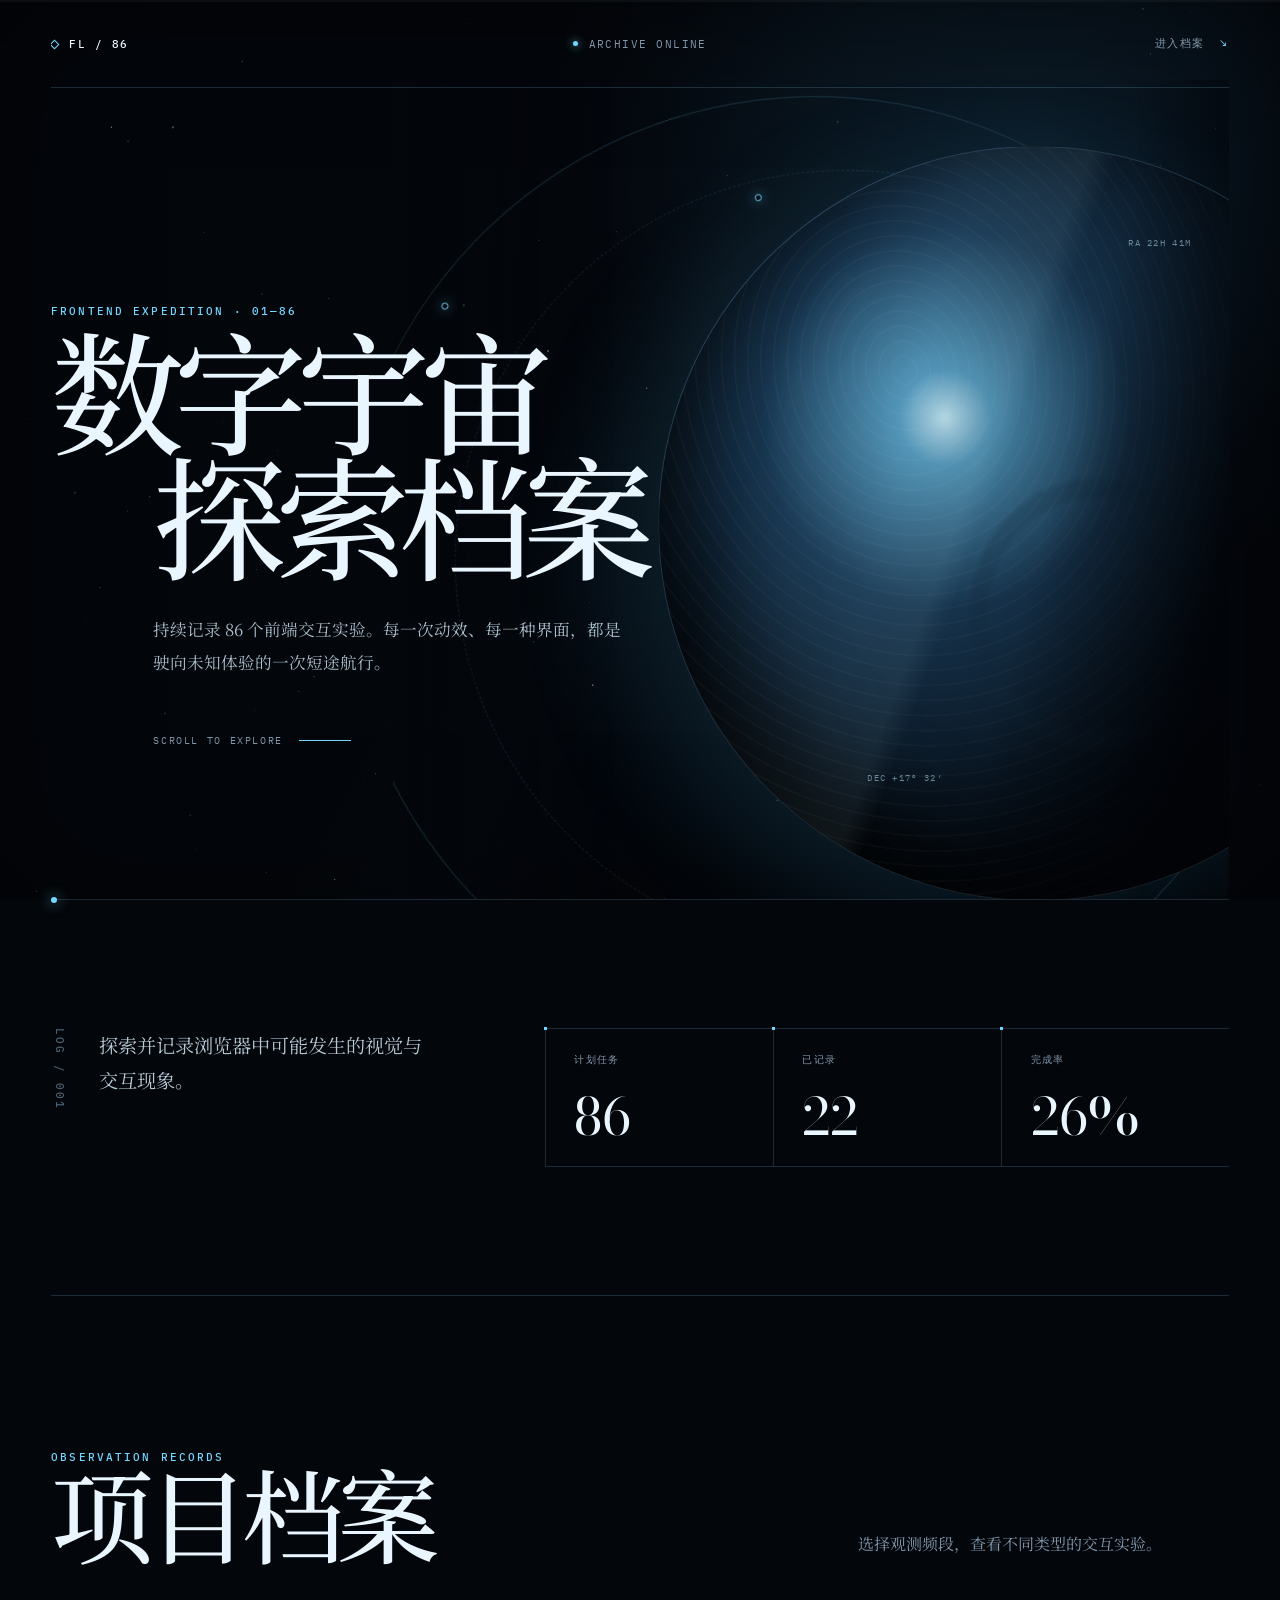
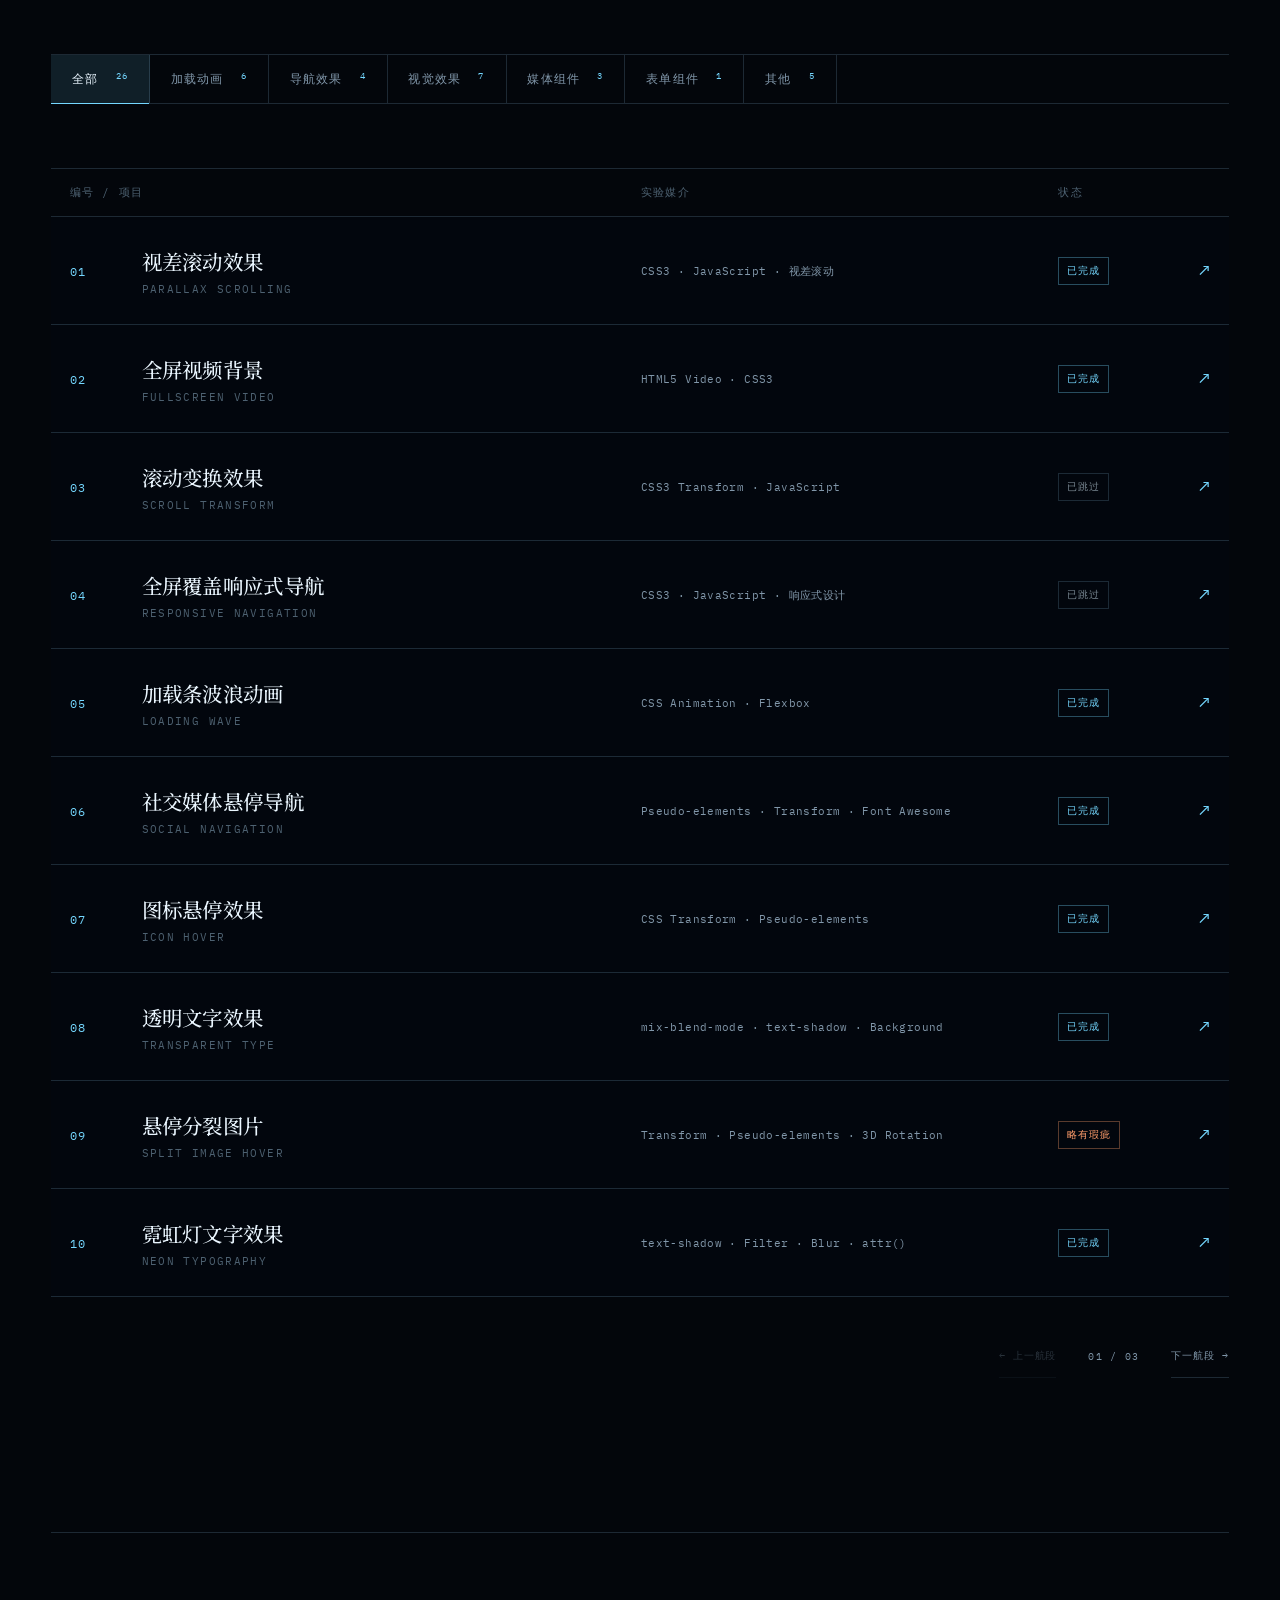
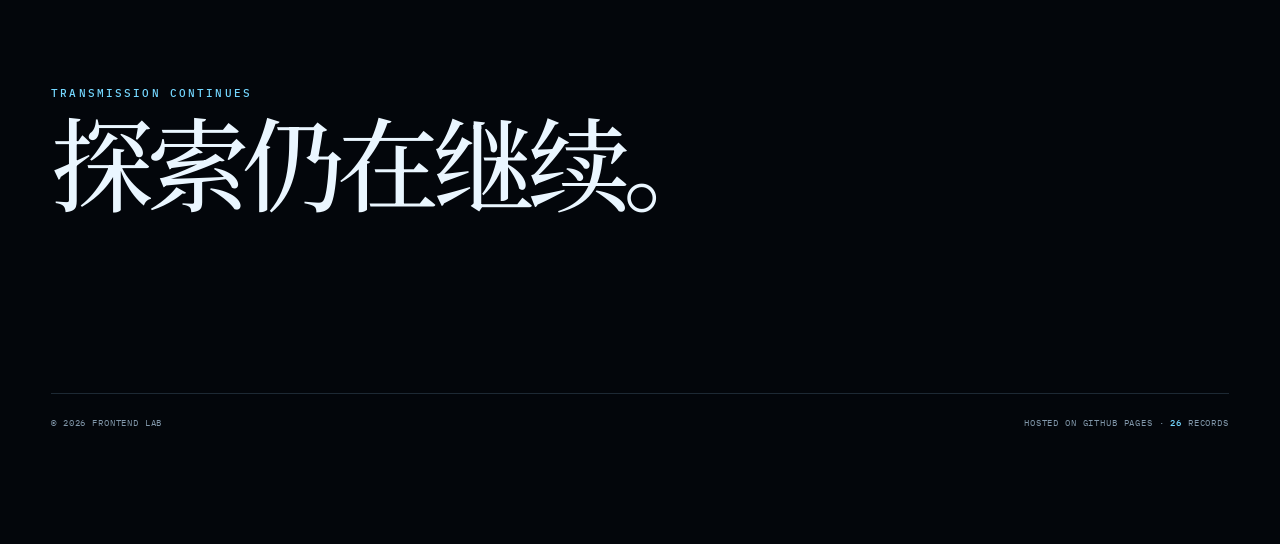
<file: index.html>
<!DOCTYPE html>
<html lang="zh-CN">

<head>
    <meta charset="UTF-8">
    <meta name="viewport" content="width=device-width, initial-scale=1.0">
    <meta name="description" content="86 个前端交互实验组成的数字宇宙探索档案。">
    <meta name="theme-color" content="#03060b">
    <title>数字宇宙探索档案 · Frontend 86</title>
    <script>document.documentElement.classList.add('js');</script>
    <link rel="stylesheet" href="style.css">
</head>

<body>
    <div class="reading-progress" aria-hidden="true"><span id="readingProgress"></span></div>
    <canvas class="starfield" id="starfield" aria-hidden="true"></canvas>
    <div class="cosmic-noise" aria-hidden="true"></div>
    <div class="signal-cursor" id="cursor" aria-hidden="true"><span></span></div>

    <div class="site-shell">
        <header class="hero" id="top">
            <nav class="masthead" aria-label="主导航">
                <a class="brand cursor-target" href="#top" aria-label="返回首页">FL / 86</a>
                <p class="masthead-status"><span class="live-dot"></span>Archive online</p>
                <a class="archive-jump cursor-target" href="#projectArchive">进入档案 <span>↘</span></a>
            </nav>

            <div class="hero-scene" aria-hidden="true">
                <div class="orbit orbit-one"><span></span></div>
                <div class="orbit orbit-two"><span></span></div>
                <div class="planet" id="heroPlanet"><span class="planet-glow"></span></div>
                <div class="coordinate coordinate-a">RA 22H 41M</div>
                <div class="coordinate coordinate-b">DEC +17° 32′</div>
            </div>

            <div class="hero-copy" id="heroCopy">
                <p class="eyebrow">Frontend expedition · 01—86</p>
                <h1><span>数字宇宙</span><span class="title-indent">探索档案</span></h1>
                <p class="hero-intro">持续记录 86 个前端交互实验。每一次动效、每一种界面，都是驶向未知体验的一次短途航行。</p>
                <a class="scroll-cue cursor-target" href="#projectArchive"><span>Scroll to explore</span><i></i></a>
            </div>
        </header>

        <section class="mission-summary reveal-block" aria-label="项目进度">
            <div class="summary-intro">
                <span class="section-index">LOG / 001</span>
                <p>探索并记录浏览器中可能发生的视觉与交互现象。</p>
            </div>
            <dl class="stats">
                <div><dt>计划任务</dt><dd id="totalProjects">86</dd></div>
                <div><dt>已记录</dt><dd id="completedProjects">0</dd></div>
                <div><dt>完成率</dt><dd id="completionRate">0%</dd></div>
            </dl>
        </section>

        <main class="archive" id="projectArchive">
            <div class="archive-heading reveal-block">
                <div>
                    <p class="eyebrow">Observation records</p>
                    <h2>项目档案</h2>
                </div>
                <p>选择观测频段，查看不同类型的交互实验。</p>
            </div>

            <nav class="category-tabs" id="categoryTabs" aria-label="项目分类">
                <button class="category-tab active cursor-target" type="button" data-category="all" aria-pressed="true">全部 <span class="count">26</span></button>
                <button class="category-tab cursor-target" type="button" data-category="loading" aria-pressed="false">加载动画 <span class="count">0</span></button>
                <button class="category-tab cursor-target" type="button" data-category="navigation" aria-pressed="false">导航效果 <span class="count">0</span></button>
                <button class="category-tab cursor-target" type="button" data-category="visual" aria-pressed="false">视觉效果 <span class="count">0</span></button>
                <button class="category-tab cursor-target" type="button" data-category="media" aria-pressed="false">媒体组件 <span class="count">0</span></button>
                <button class="category-tab cursor-target" type="button" data-category="form" aria-pressed="false">表单组件 <span class="count">0</span></button>
                <button class="category-tab cursor-target" type="button" data-category="other" aria-pressed="false">其他 <span class="count">0</span></button>
            </nav>

            <div class="archive-columns" aria-hidden="true">
                <span>编号 / 项目</span><span>实验媒介</span><span>状态</span>
            </div>

            <div class="projects-list" id="projectsList">
                <a class="project-entry cursor-target" href="projects/01-parallax-scrolling/" data-category="visual" data-status="done">
                    <span class="project-number">01</span><span class="project-heading"><strong>视差滚动效果</strong><small>Parallax scrolling</small></span><span class="project-tech">CSS3 · JavaScript · 视差滚动</span><span class="project-status status-done">已完成</span><span class="project-arrow" aria-hidden="true">↗</span>
                </a>
                <a class="project-entry cursor-target" href="projects/02-fullscreen-video/" data-category="media" data-status="done">
                    <span class="project-number">02</span><span class="project-heading"><strong>全屏视频背景</strong><small>Fullscreen video</small></span><span class="project-tech">HTML5 Video · CSS3</span><span class="project-status status-done">已完成</span><span class="project-arrow" aria-hidden="true">↗</span>
                </a>
                <a class="project-entry cursor-target" href="projects/03-transform-effects/" data-category="other" data-status="skipped">
                    <span class="project-number">03</span><span class="project-heading"><strong>滚动变换效果</strong><small>Scroll transform</small></span><span class="project-tech">CSS3 Transform · JavaScript</span><span class="project-status status-skipped">已跳过</span><span class="project-arrow" aria-hidden="true">↗</span>
                </a>
                <a class="project-entry cursor-target" href="projects/04-responsive-navigation/" data-category="navigation" data-status="skipped">
                    <span class="project-number">04</span><span class="project-heading"><strong>全屏覆盖响应式导航</strong><small>Responsive navigation</small></span><span class="project-tech">CSS3 · JavaScript · 响应式设计</span><span class="project-status status-skipped">已跳过</span><span class="project-arrow" aria-hidden="true">↗</span>
                </a>
                <a class="project-entry cursor-target" href="projects/05-loading-bar-animation/" data-category="loading" data-status="done">
                    <span class="project-number">05</span><span class="project-heading"><strong>加载条波浪动画</strong><small>Loading wave</small></span><span class="project-tech">CSS Animation · Flexbox</span><span class="project-status status-done">已完成</span><span class="project-arrow" aria-hidden="true">↗</span>
                </a>
                <a class="project-entry cursor-target" href="projects/06-social-media-navigation/" data-category="navigation" data-status="done">
                    <span class="project-number">06</span><span class="project-heading"><strong>社交媒体悬停导航</strong><small>Social navigation</small></span><span class="project-tech">Pseudo-elements · Transform · Font Awesome</span><span class="project-status status-done">已完成</span><span class="project-arrow" aria-hidden="true">↗</span>
                </a>
                <a class="project-entry cursor-target" href="projects/07-icon-hover-effects/" data-category="navigation" data-status="done">
                    <span class="project-number">07</span><span class="project-heading"><strong>图标悬停效果</strong><small>Icon hover</small></span><span class="project-tech">CSS Transform · Pseudo-elements</span><span class="project-status status-done">已完成</span><span class="project-arrow" aria-hidden="true">↗</span>
                </a>
                <a class="project-entry cursor-target" href="projects/08-transparent-text-effects/" data-category="visual" data-status="done">
                    <span class="project-number">08</span><span class="project-heading"><strong>透明文字效果</strong><small>Transparent type</small></span><span class="project-tech">mix-blend-mode · text-shadow · Background</span><span class="project-status status-done">已完成</span><span class="project-arrow" aria-hidden="true">↗</span>
                </a>
                <a class="project-entry cursor-target" href="projects/09-split-image-hover/" data-category="visual" data-status="issue">
                    <span class="project-number">09</span><span class="project-heading"><strong>悬停分裂图片</strong><small>Split image hover</small></span><span class="project-tech">Transform · Pseudo-elements · 3D Rotation</span><span class="project-status status-issue">略有瑕疵</span><span class="project-arrow" aria-hidden="true">↗</span>
                </a>
                <a class="project-entry cursor-target" href="projects/10-neon-light-effects/" data-category="visual" data-status="done">
                    <span class="project-number">10</span><span class="project-heading"><strong>霓虹灯文字效果</strong><small>Neon typography</small></span><span class="project-tech">text-shadow · Filter · Blur · attr()</span><span class="project-status status-done">已完成</span><span class="project-arrow" aria-hidden="true">↗</span>
                </a>
                <a class="project-entry cursor-target" href="projects/11-login-form/" data-category="form" data-status="issue">
                    <span class="project-number">11</span><span class="project-heading"><strong>登录表单</strong><small>Login form</small></span><span class="project-tech">CSS Float · Box-shadow · Form styling</span><span class="project-status status-issue">不太完善</span><span class="project-arrow" aria-hidden="true">↗</span>
                </a>
                <a class="project-entry cursor-target" href="projects/12-bubble-animation/" data-category="loading" data-status="done">
                    <span class="project-number">12</span><span class="project-heading"><strong>气泡背景动画</strong><small>Bubble field</small></span><span class="project-tech">CSS Animation · Keyframes · Transform</span><span class="project-status status-done">已完成</span><span class="project-arrow" aria-hidden="true">↗</span>
                </a>
                <a class="project-entry cursor-target" href="projects/13-3d-model-showcase/" data-category="media" data-status="done">
                    <span class="project-number">13</span><span class="project-heading"><strong>3D 模型展示页</strong><small>3D model showcase</small></span><span class="project-tech">Sketchfab iframe · Responsive layout</span><span class="project-status status-done">已完成</span><span class="project-arrow" aria-hidden="true">↗</span>
                </a>
                <a class="project-entry cursor-target" href="projects/14-ripple-loader/" data-category="loading" data-status="done">
                    <span class="project-number">14</span><span class="project-heading"><strong>波纹加载动画</strong><small>Ripple loader</small></span><span class="project-tech">CSS Animation · SVG · Ripple effect</span><span class="project-status status-done">已完成</span><span class="project-arrow" aria-hidden="true">↗</span>
                </a>
                <a class="project-entry cursor-target" href="projects/15-constellation-loader/" data-category="loading" data-status="done">
                    <span class="project-number">15</span><span class="project-heading"><strong>星座连线 Loading</strong><small>Constellation loader</small></span><span class="project-tech">Canvas 2D · JavaScript · Animation</span><span class="project-status status-done">已完成</span><span class="project-arrow" aria-hidden="true">↗</span>
                </a>
                <a class="project-entry cursor-target" href="projects/16-target-cursor/" data-category="visual" data-status="done">
                    <span class="project-number">16</span><span class="project-heading"><strong>目标光标效果</strong><small>Target cursor</small></span><span class="project-tech">GSAP · JavaScript · mix-blend-mode</span><span class="project-status status-done">已完成</span><span class="project-arrow" aria-hidden="true">↗</span>
                </a>
                <a class="project-entry cursor-target" href="projects/17-project-showcase/" data-category="other" data-status="done">
                    <span class="project-number">17</span><span class="project-heading"><strong>项目展示平台</strong><small>Project showcase</small></span><span class="project-tech">CSS Grid · Flexbox · FLIP Animation</span><span class="project-status status-done">已完成</span><span class="project-arrow" aria-hidden="true">↗</span>
                </a>
                <a class="project-entry cursor-target" href="projects/18-lighthouse-beacon/" data-category="visual" data-status="done">
                    <span class="project-number">18</span><span class="project-heading"><strong>灯塔光束效果</strong><small>Lighthouse beacon</small></span><span class="project-tech">conic-gradient · CSS Animation</span><span class="project-status status-done">已完成</span><span class="project-arrow" aria-hidden="true">↗</span>
                </a>
                <a class="project-entry cursor-target" href="projects/19-font-showcase/" data-category="other" data-status="done">
                    <span class="project-number">19</span><span class="project-heading"><strong>字体展示平台</strong><small>Type specimen</small></span><span class="project-tech">Google Fonts · Modal · JavaScript</span><span class="project-status status-done">已完成</span><span class="project-arrow" aria-hidden="true">↗</span>
                </a>
                <a class="project-entry cursor-target" href="projects/20-notice-board/" data-category="other" data-status="done">
                    <span class="project-number">20</span><span class="project-heading"><strong>告示板</strong><small>Notice board</small></span><span class="project-tech">CSS Gradients · Google Fonts · Grid</span><span class="project-status status-done">已完成</span><span class="project-arrow" aria-hidden="true">↗</span>
                </a>
                <a class="project-entry cursor-target" href="projects/21-square-loader/" data-category="loading" data-status="done">
                    <span class="project-number">21</span><span class="project-heading"><strong>方形变换 Loading</strong><small>Square transform</small></span><span class="project-tech">CSS Animation · Keyframes · Transform</span><span class="project-status status-done">已完成</span><span class="project-arrow" aria-hidden="true">↗</span>
                </a>
                <a class="project-entry cursor-target" href="projects/22-menu-transition/" data-category="navigation" data-status="done">
                    <span class="project-number">22</span><span class="project-heading"><strong>菜单过渡动画</strong><small>Menu transition</small></span><span class="project-tech">Font Awesome · CSS Transition · JavaScript</span><span class="project-status status-done">已完成</span><span class="project-arrow" aria-hidden="true">↗</span>
                </a>
                <a class="project-entry cursor-target" href="projects/23-social-icons/" data-category="other" data-status="done">
                    <span class="project-number">23</span><span class="project-heading"><strong>社交图标动画</strong><small>Social icons</small></span><span class="project-tech">Font Awesome · SVG · CSS Animation</span><span class="project-status status-done">已完成</span><span class="project-arrow" aria-hidden="true">↗</span>
                </a>
                <a class="project-entry cursor-target" href="projects/24-square-loader/" data-category="loading" data-status="done">
                    <span class="project-number">24</span><span class="project-heading"><strong>方形路径加载动画</strong><small>Square path loader</small></span><span class="project-tech">CSS Animation · Keyframes · Transform</span><span class="project-status status-done">已完成</span><span class="project-arrow" aria-hidden="true">↗</span>
                </a>
                <a class="project-entry cursor-target" href="projects/25-starry-cosmos/" data-category="visual" data-status="done">
                    <span class="project-number">25</span><span class="project-heading"><strong>星空宇宙背景</strong><small>Starry cosmos</small></span><span class="project-tech">Canvas · Particle System · Gradient</span><span class="project-status status-done">已完成</span><span class="project-arrow" aria-hidden="true">↗</span>
                </a>
                <a class="project-entry cursor-target" href="projects/26-infinite-photo-scroll/" data-category="media" data-status="done">
                    <span class="project-number">26</span><span class="project-heading"><strong>图片无限滑动</strong><small>Infinite photo scroll</small></span><span class="project-tech">GSAP · JavaScript · 无限滚动</span><span class="project-status status-done">已完成</span><span class="project-arrow" aria-hidden="true">↗</span>
                </a>
            </div>

            <p class="archive-empty" id="archiveEmpty" hidden>该观测频段暂无记录。</p>
            <nav class="pagination" id="pagination" aria-label="项目分页">
                <button class="page-btn cursor-target" id="prevBtn" type="button">← 上一航段</button>
                <p><span id="currentPage">01</span> / <span id="totalPages">03</span></p>
                <button class="page-btn cursor-target" id="nextBtn" type="button">下一航段 →</button>
            </nav>
        </main>

        <footer class="site-footer reveal-block">
            <p class="eyebrow">Transmission continues</p>
            <h2>探索仍在继续。</h2>
            <div><span>© <span id="currentYear">2026</span> Frontend Lab</span><span>Hosted on GitHub Pages · <b id="footerRecorded">26</b> records</span></div>
        </footer>
    </div>

    <script src="https://cdnjs.cloudflare.com/ajax/libs/gsap/3.12.2/gsap.min.js"></script>
    <script src="script.js"></script>
</body>

</html>
</file>
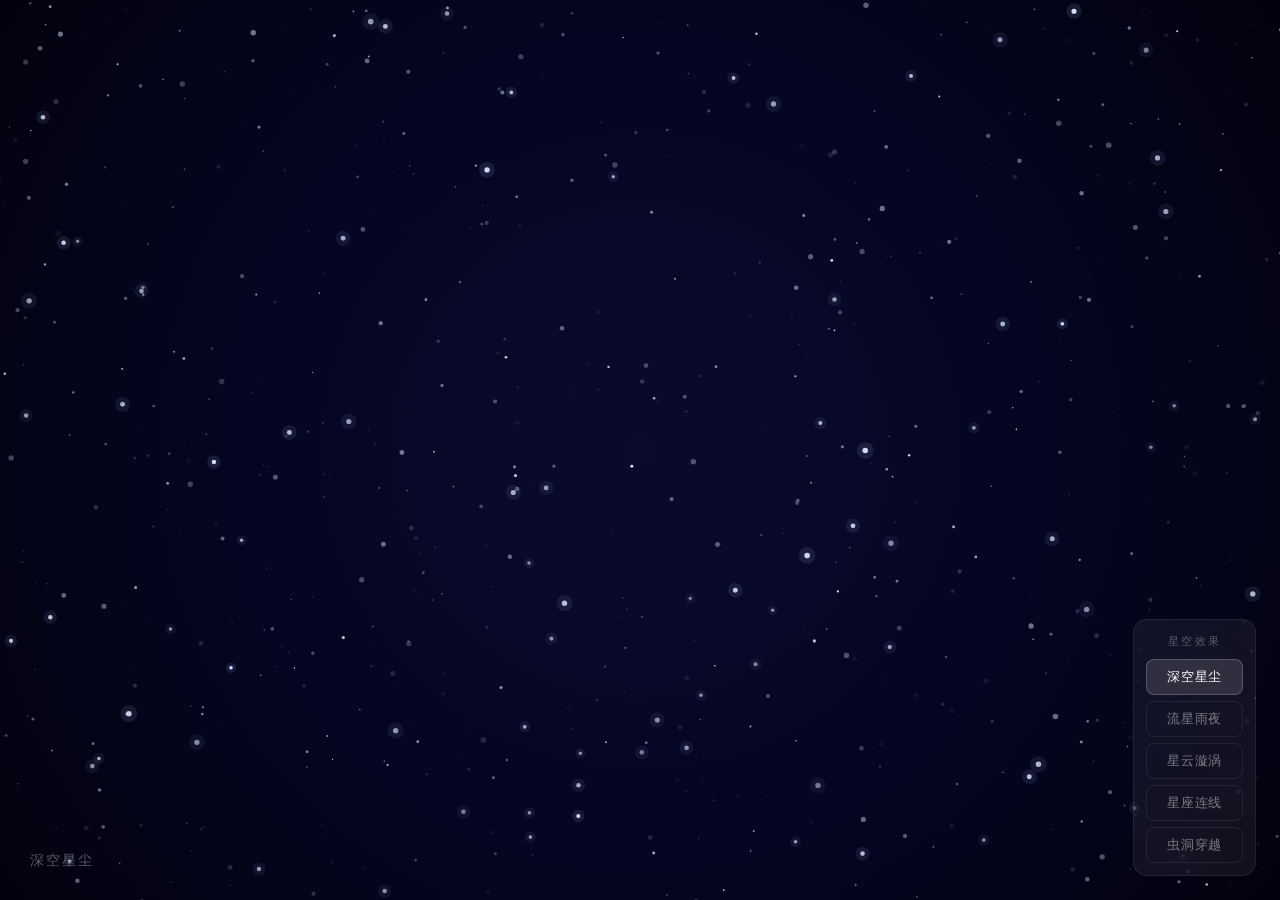
<file: projects/25-starry-cosmos/index.html>
<!DOCTYPE html>
<html lang="zh-CN">
<head>
    <meta charset="UTF-8">
    <meta name="viewport" content="width=device-width, initial-scale=1.0">
    <title>项目25：星空宇宙背景</title>
    <link rel="stylesheet" href="style.css">
</head>
<body>
    <canvas id="cosmos"></canvas>

    <!-- 左下角当前效果名称 -->
    <div class="effect-label" id="effectLabel">深空星尘</div>

    <!-- 右下角切换面板 -->
    <div class="switch-panel">
        <div class="panel-title">星空效果</div>
        <div class="btn-group">
            <button class="effect-btn active" type="button" data-effect="stardust">深空星尘</button>
            <button class="effect-btn" type="button" data-effect="meteor">流星雨夜</button>
            <button class="effect-btn" type="button" data-effect="nebula">星云漩涡</button>
            <button class="effect-btn" type="button" data-effect="constellation">星座连线</button>
            <button class="effect-btn" type="button" data-effect="warp">虫洞穿越</button>
        </div>
    </div>

    <script src="script.js"></script>
</body>
</html>
</file>
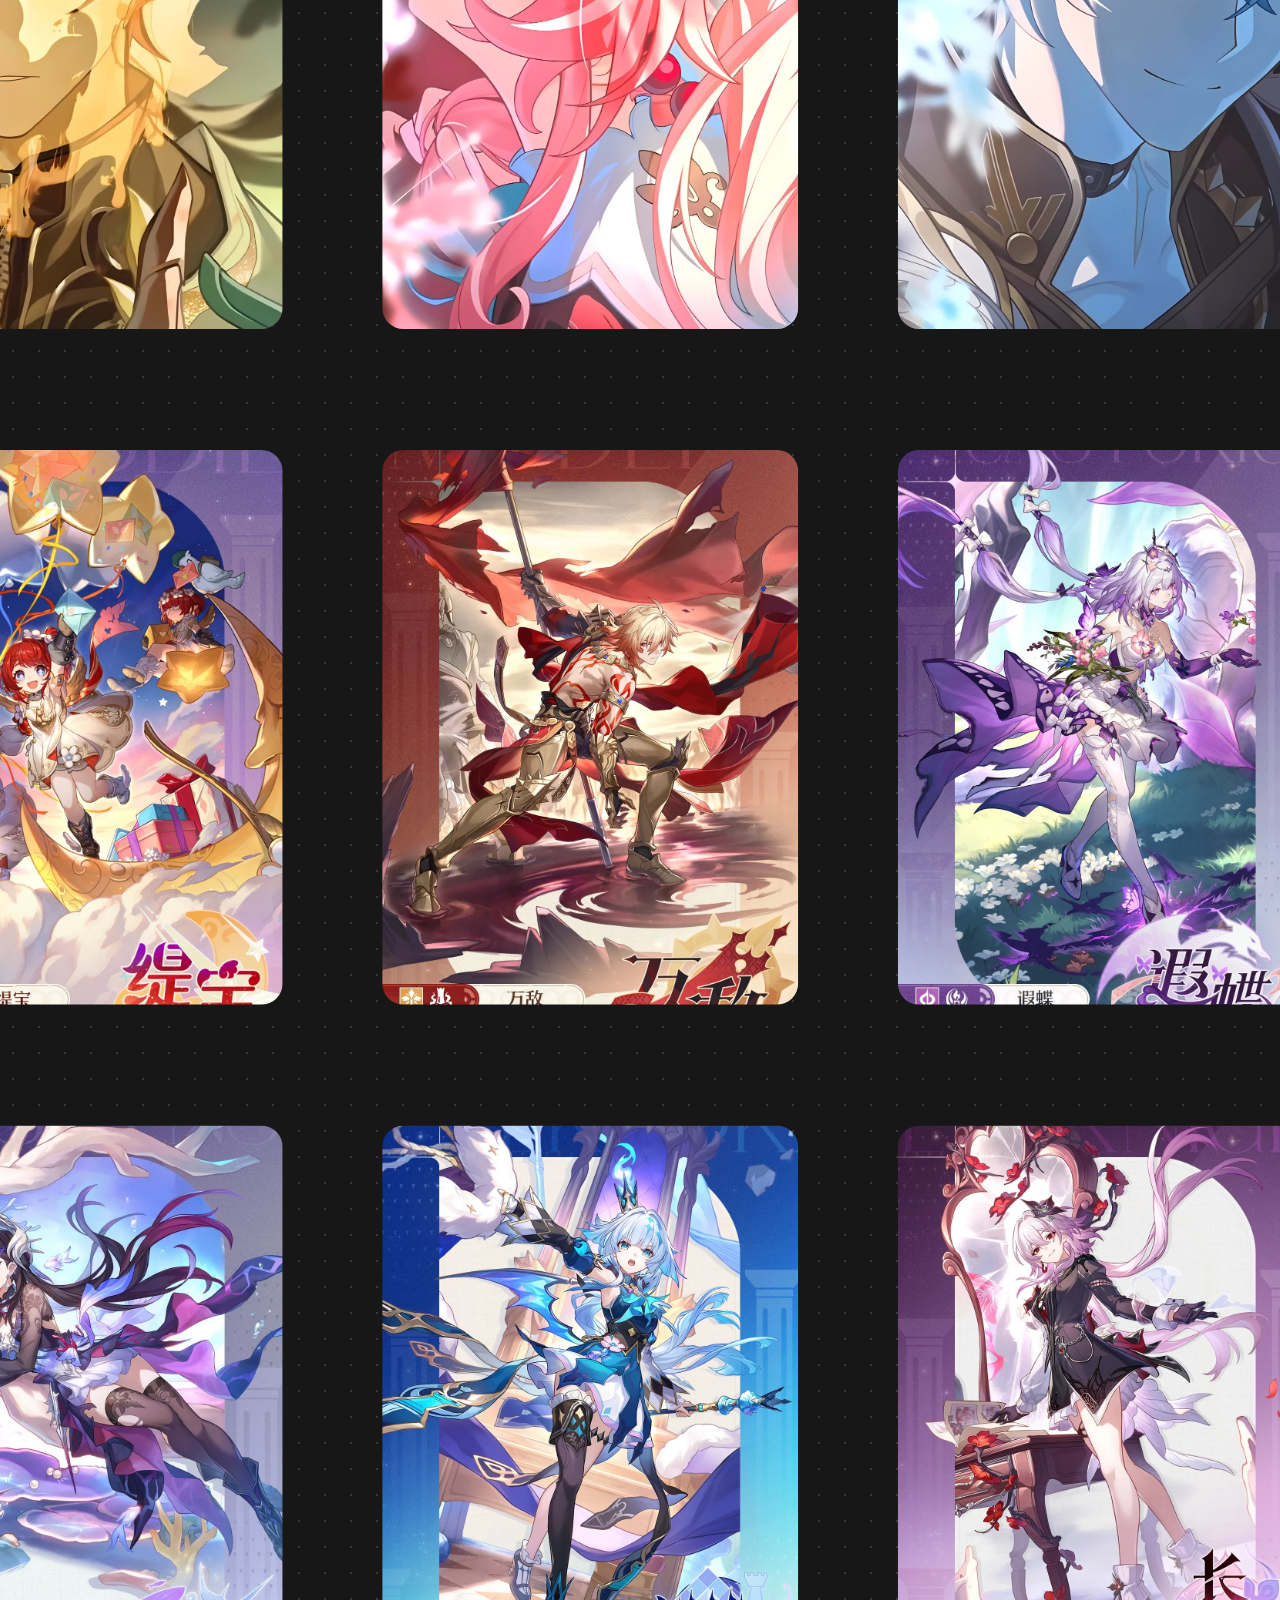
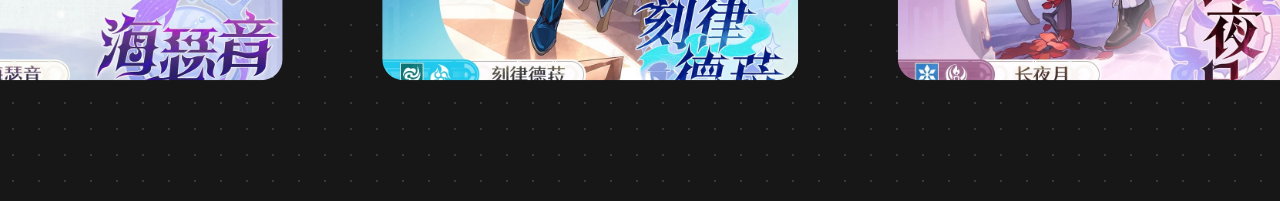
<file: projects/26-infinite-photo-scroll/无限滑动.html>
<!DOCTYPE html>
<html lang="en">
  <head>
    <meta charset="UTF-8" />
    <meta name="viewport" content="width=device-width, initial-scale=1.0" />
    <title>无限滑动</title>
    <script src="gsap.js"></script>
    <style>
      * {
        padding: 0;
        margin: 0;
      }

      img {
        pointer-events: none;
        user-select: none;
      }

      div {
        display: flex;
        justify-content: center;
        align-items: center;
        user-select: none;
      }

      body {
        position: relative;
        display: flex;
        justify-content: center;
        align-items: center;
        width: 100%;
        height: 100vh;
        background-color: #171717;
        background-image: radial-gradient(
          circle,
          rgba(255, 255, 255, 0.14) 1px,
          transparent 1px
        );
        background-size: 26px 26px;
        overflow: hidden;
      }

      .photos {
        position: absolute;
        flex-direction: column;
        overflow: hidden;
        cursor: pointer;
      }

      .photos_line {
        font-size: 1px;
        height: 312em;
        margin-bottom: 68em;
        flex-shrink: 0;
      }

      .photos_line_photo {
        font-size: 1px;
        width: 234em;
        height: 100%;
        margin-right: 56em;
        border-radius: 12em;
        background-color: transparent;
        overflow: hidden;
        flex-shrink: 0;
      }

      .photos_line_photo img {
        display: block;
        width: 100%;
        height: 100%;
        object-fit: cover;
        object-position: center;
        transition: 0.3s ease;
      }

      .photos_line_photo:hover img {
        transform: scale(1.2);
      }

      .lightbox {
        position: fixed;
        inset: 0;
        z-index: 10;
        padding: 7vh 6vw;
        background: rgba(7, 7, 7, 0.9);
        opacity: 0;
        visibility: hidden;
        pointer-events: none;
        transition: opacity 0.28s ease, visibility 0.28s ease;
        cursor: zoom-out;
      }

      .lightbox.is-open {
        opacity: 1;
        visibility: visible;
        pointer-events: auto;
      }

      .lightbox_image {
        display: block;
        width: auto;
        height: auto;
        max-width: min(90vw, 1200px);
        max-height: 86vh;
        object-fit: contain;
        pointer-events: auto;
        border-radius: 12px;
        box-shadow: 0 24px 80px rgba(0, 0, 0, 0.5);
        cursor: default;
        transform: scale(0.96);
        transition: transform 0.28s ease;
      }

      .lightbox.is-open .lightbox_image {
        transform: scale(1);
      }

      .lightbox_close {
        position: absolute;
        top: 24px;
        right: 28px;
        display: grid;
        place-items: center;
        width: 44px;
        height: 44px;
        border: 1px solid rgba(255, 255, 255, 0.2);
        border-radius: 50%;
        color: #f5f5f5;
        background: rgba(255, 255, 255, 0.08);
        font: 300 30px/1 sans-serif;
        cursor: pointer;
        transition: background 0.2s ease, transform 0.2s ease;
      }

      .lightbox_close:hover,
      .lightbox_close:focus-visible {
        background: rgba(255, 255, 255, 0.16);
        transform: rotate(6deg);
        outline: none;
      }

      @media screen and (max-aspect-ratio: 1.5/1) {
        .photos_line,
        .photos_line_photo {
          font-size: 2px;
        }
      }

      @media screen and (max-aspect-ratio: 0.8/1) {
        .photos_line,
        .photos_line_photo {
          font-size: 2.8px;
        }
      }
    </style>
  </head>

  <body>
    <div class="photos">
      <div class="photos_line">
        <div class="photos_line_photo">
          <img src="photos/photo (1).jpg" />
        </div>
        <div class="photos_line_photo">
          <img src="photos/photo (2).jpg" />
        </div>
        <div class="photos_line_photo">
          <img src="photos/photo (3).jpg" />
        </div>
        <div class="photos_line_photo">
          <img src="photos/photo (4).jpg" />
        </div>
        <div class="photos_line_photo">
          <img src="photos/photo (5).jpg" />
        </div>
        <div class="photos_line_photo">
          <img src="photos/photo (6).jpg" />
        </div>
        <div class="photos_line_photo">
          <img src="photos/photo (7).jpg" />
        </div>
      </div>
      <div class="photos_line">
        <div class="photos_line_photo">
          <img src="photos/photo (8).jpg" />
        </div>
        <div class="photos_line_photo">
          <img src="photos/photo (9).jpg" />
        </div>
        <div class="photos_line_photo">
          <img src="photos/photo (10).jpg" />
        </div>
        <div class="photos_line_photo">
          <img src="photos/photo (11).jpg" />
        </div>
        <div class="photos_line_photo">
          <img src="photos/photo (12).jpg" />
        </div>
        <div class="photos_line_photo">
          <img src="photos/photo (13).jpg" />
        </div>
        <div class="photos_line_photo">
          <img src="photos/photo (14).jpg" />
        </div>
      </div>
      <div class="photos_line">
        <div class="photos_line_photo">
          <img src="photos/photo (15).jpg" />
        </div>
        <div class="photos_line_photo">
          <img src="photos/photo (16).jpg" />
        </div>
        <div class="photos_line_photo">
          <img src="photos/photo (17).jpg" />
        </div>
        <div class="photos_line_photo">
          <img src="photos/photo (18).jpg" />
        </div>
        <div class="photos_line_photo">
          <img src="photos/photo (19).jpg" />
        </div>
        <div class="photos_line_photo">
          <img src="photos/photo (20).jpg" />
        </div>
        <div class="photos_line_photo">
          <img src="photos/photo (21).jpg" />
        </div>
      </div>
      <div class="photos_line">
        <div class="photos_line_photo">
          <img src="photos/photo (22).jpg" />
        </div>
        <div class="photos_line_photo">
          <img src="photos/photo (23).jpg" />
        </div>
        <div class="photos_line_photo">
          <img src="photos/photo (24).jpg" />
        </div>
        <div class="photos_line_photo">
          <img src="photos/photo (25).jpg" />
        </div>
        <div class="photos_line_photo">
          <img src="photos/photo (26).jpg" />
        </div>
        <div class="photos_line_photo">
          <img src="photos/photo (27).jpg" />
        </div>
        <div class="photos_line_photo">
          <img src="photos/photo (28).jpg" />
        </div>
      </div>
    </div>
    <div
      class="lightbox"
      role="dialog"
      aria-modal="true"
      aria-hidden="true"
      aria-label="图片预览"
    >
      <button class="lightbox_close" type="button" aria-label="关闭大图">
        ×
      </button>
      <img class="lightbox_image" alt="" />
    </div>
  </body>
  <script>
    // JIEJOE produce
    // b站主页：https://space.bilibili.com/3546390319860710
    const photobox = {
      container: document.querySelector(".photos"),
      lightbox: document.querySelector(".lightbox"),
      lightbox_image: document.querySelector(".lightbox_image"),
      lightbox_close: document.querySelector(".lightbox_close"),
      img_data: [],
      container_width: 0,
      container_height: 0,
      photo_width: 0,
      photo_height: 0,
      if_movable: false,
      did_drag: false,
      pressed_photo: null,
      down_x: 0,
      down_y: 0,
      mouse_x: 0,
      mouse_y: 0,
      standard_width: 1440,
      base_scale: 1,
      zoom_scale: 1,
      min_zoom: 0.55,
      max_zoom: 2.2,
      scene_x: 0,
      scene_y: 0,
      drag_threshold: 6,
      scale_nums: 1,
      scene_ani: null,
      is_lightbox_open: false,
      init() {
        this.resize();
        window.addEventListener("resize", () => {
          this.resize();
        });
        window.addEventListener("wheel", (event) => this.zoom(event), {
          passive: false,
        });
        this.container.addEventListener("mousedown", (event) => {
          if (this.is_lightbox_open || event.button !== 0) return;
          this.if_movable = true;
          this.did_drag = false;
          this.pressed_photo = event.target.closest(".photos_line_photo");
          this.down_x = event.clientX;
          this.down_y = event.clientY;
          this.mouse_x = event.clientX;
          this.mouse_y = event.clientY;
        });
        window.addEventListener("mouseup", (event) => this.endDrag(event));
        this.container.addEventListener("mouseleave", () => {
          if (this.if_movable) this.did_drag = true;
          this.if_movable = false;
          this.pressed_photo = null;
        });
        this.container.addEventListener("mousemove", (event) => {
          if (!this.if_movable || this.is_lightbox_open) return;
          if (
            Math.hypot(
              event.clientX - this.down_x,
              event.clientY - this.down_y
            ) > this.drag_threshold
          ) {
            this.did_drag = true;
          }
          this.move(event.clientX, event.clientY);
        });
        this.lightbox.addEventListener("click", (event) => {
          if (event.target === this.lightbox) this.closeLightbox();
        });
        this.lightbox_close.addEventListener("click", () => {
          this.closeLightbox();
        });
        document.addEventListener("keydown", (event) => {
          if (event.key === "Escape") this.closeLightbox();
        });
      },
      clampZoom(value) {
        return Math.min(this.max_zoom, Math.max(this.min_zoom, value));
      },
      calculateZoom(clientX, clientY, nextZoom) {
        const clamped = this.clampZoom(nextZoom);
        const ratio = clamped / this.zoom_scale;
        const centerX = window.innerWidth / 2 + this.scene_x;
        const centerY = window.innerHeight / 2 + this.scene_y;
        this.scene_x += (1 - ratio) * (clientX - centerX);
        this.scene_y += (1 - ratio) * (clientY - centerY);
        this.zoom_scale = clamped;
      },
      renderScene(duration = 0) {
        this.scale_nums = this.base_scale * this.zoom_scale;
        if (this.scene_ani) this.scene_ani.kill();
        this.scene_ani = gsap.to(this.container, {
          x: this.scene_x,
          y: this.scene_y,
          scale: this.scale_nums,
          transformOrigin: "center center",
          duration,
          ease: "power3.out",
          overwrite: true,
        });
      },
      zoom(event) {
        if (this.is_lightbox_open) return;
        event.preventDefault();
        const nextZoom = this.clampZoom(
          this.zoom_scale * Math.exp(-event.deltaY * 0.001)
        );
        if (Math.abs(nextZoom - this.zoom_scale) < 0.0001) return;
        this.calculateZoom(event.clientX, event.clientY, nextZoom);
        this.renderScene(0.28);
      },
      endDrag(event) {
        if (!this.if_movable) return;
        const pressedPhoto = this.pressed_photo;
        const releasedPhoto = event.target.closest?.(".photos_line_photo");
        const shouldOpen =
          !this.did_drag && pressedPhoto && releasedPhoto === pressedPhoto;
        this.if_movable = false;
        this.pressed_photo = null;
        if (shouldOpen) this.openLightbox(pressedPhoto);
      },
      openLightbox(photo) {
        const image = photo.querySelector("img");
        if (!image) return;
        this.is_lightbox_open = true;
        this.lightbox_image.src = image.src;
        this.lightbox_image.alt = image.alt || "大图预览";
        this.lightbox.classList.add("is-open");
        this.lightbox.setAttribute("aria-hidden", "false");
        this.lightbox_close.focus();
      },
      closeLightbox() {
        if (!this.is_lightbox_open) return;
        this.is_lightbox_open = false;
        this.lightbox.classList.remove("is-open");
        this.lightbox.setAttribute("aria-hidden", "true");
      },
      resize() {
        let imgs = [...document.querySelectorAll(".photos_line_photo")];
        this.container_width = this.container.offsetWidth;
        this.container_height = this.container.offsetHeight;
        this.photo_width = imgs[0].offsetWidth;
        this.photo_height = imgs[0].offsetHeight;
        this.base_scale = document.body.offsetWidth / this.standard_width;
        this.renderScene(0);
        gsap.to(imgs, {
          transform: `translate(0,0)`,
          duration: 0,
          ease: "power4.out",
        });
        this.img_data = [];
        imgs.forEach((img) => {
          this.img_data.push({
            node: img,
            x: img.offsetLeft,
            y: img.offsetTop,
            mov_x: 0,
            mov_y: 0,
            ani: 0,
          });
        });
      },
      move(x, y) {
        if (!this.if_movable) return 0;
        let distance_x = (x - this.mouse_x) / this.scale_nums;
        let distance_y = (y - this.mouse_y) / this.scale_nums;
        this.img_data.forEach((img) => {
          let duration = 1;
          img.mov_x += distance_x;
          if (img.x + img.mov_x > this.container_width) {
            img.mov_x -= this.container_width;
            duration = 0;
          }
          if (img.x + img.mov_x < -this.photo_width) {
            img.mov_x += this.container_width;
            duration = 0;
          }
          img.mov_y += distance_y;
          if (img.y + img.mov_y > this.container_height) {
            img.mov_y -= this.container_height;
            duration = 0;
          }
          if (img.y + img.mov_y < -this.photo_height) {
            img.mov_y += this.container_height;
            duration = 0;
          }
          if (img.ani) img.ani.kill();
          img.ani = gsap.to(img.node, {
            transform: `translate(${img.mov_x}px,${img.mov_y}px)`,
            duration: duration,
            ease: "power4.out",
          });
        });
        this.mouse_x = x;
        this.mouse_y = y;
      },
    };
    photobox.init();
  </script>
</html>
</file>
<file: style.css>
@import url('https://fonts.googleapis.com/css2?family=Bodoni+Moda:opsz,wght@6..96,500;6..96,600&family=IBM+Plex+Mono:wght@400;500&family=Noto+Serif+SC:wght@400;500;600&display=swap');

:root {
    --color-void: #03060b;
    --color-deep: #07111e;
    --color-panel: rgba(8, 21, 35, 0.72);
    --color-panel-solid: #091522;
    --color-text: #eaf6ff;
    --color-muted: #8197aa;
    --color-dim: #4d6171;
    --color-signal: #74d7ff;
    --color-signal-soft: rgba(116, 215, 255, 0.12);
    --color-line: rgba(133, 187, 218, 0.2);
    --color-line-bright: rgba(133, 210, 245, 0.44);
    --color-warning: #ff9d6c;
    --font-display: 'Bodoni Moda', 'Noto Serif SC', serif;
    --font-body: 'Noto Serif SC', 'Songti SC', serif;
    --font-data: 'IBM Plex Mono', 'Cascadia Mono', monospace;
    --page-gutter: clamp(1.25rem, 4vw, 4.5rem);
    --max-width: 1440px;
    --archive-grid: 4.5rem minmax(12rem, 1.1fr) minmax(15rem, 0.92fr) 7rem 2.5rem;
    --archive-tab-size: 0.78rem;
    --archive-label-size: 0.66rem;
    --archive-number-size: 0.78rem;
    --archive-detail-size: 0.69rem;
    --archive-status-size: 0.64rem;
    --ease-out: cubic-bezier(0.16, 1, 0.3, 1);
    --duration-fast: 220ms;
    --duration-slow: 900ms;
}

*,
*::before,
*::after {
    box-sizing: border-box;
}

html {
    scroll-behavior: smooth;
    background: var(--color-void);
    scrollbar-color: var(--color-dim) var(--color-void);
}

body {
    margin: 0;
    min-width: 320px;
    min-height: 100vh;
    overflow-x: hidden;
    background:
        radial-gradient(circle at 82% 4%, rgba(26, 71, 104, 0.24), transparent 28rem),
        var(--color-void);
    color: var(--color-text);
    font-family: var(--font-body);
    -webkit-font-smoothing: antialiased;
}

body::after {
    content: '';
    position: fixed;
    z-index: 1;
    inset: 0;
    pointer-events: none;
    box-shadow: inset 0 0 11vw rgba(0, 0, 0, 0.56);
}

a {
    color: inherit;
    text-decoration: none;
}

button {
    color: inherit;
    font: inherit;
}

button,
a {
    -webkit-tap-highlight-color: transparent;
}

:focus-visible {
    outline: 1px solid var(--color-signal);
    outline-offset: 5px;
}

::selection {
    background: var(--color-signal);
    color: var(--color-void);
}

.site-shell {
    position: relative;
    z-index: 2;
    width: min(100%, var(--max-width));
    margin-inline: auto;
    padding-inline: var(--page-gutter);
}

.starfield,
.cosmic-noise {
    position: fixed;
    inset: 0;
    width: 100%;
    height: 100%;
    pointer-events: none;
}

.starfield {
    z-index: 0;
    opacity: 0.78;
}

.cosmic-noise {
    z-index: 1;
    opacity: 0.3;
    background:
        linear-gradient(118deg, transparent 43%, rgba(86, 196, 232, 0.03) 50%, transparent 57%),
        repeating-linear-gradient(0deg, rgba(255, 255, 255, 0.008) 0 1px, transparent 1px 4px),
        radial-gradient(circle at 74% 18%, rgba(67, 149, 204, 0.14), transparent 34%);
    mix-blend-mode: screen;
}

.reading-progress {
    position: fixed;
    z-index: 50;
    inset: 0 0 auto;
    height: 2px;
    background: rgba(255, 255, 255, 0.04);
}

.reading-progress span {
    display: block;
    width: 100%;
    height: 100%;
    background: linear-gradient(90deg, var(--color-signal), #d9f7ff);
    box-shadow: 0 0 14px rgba(116, 215, 255, 0.54);
    transform: scaleX(0);
    transform-origin: left;
    will-change: transform;
}

.signal-cursor {
    position: fixed;
    z-index: 60;
    top: 0;
    left: 0;
    width: 34px;
    height: 34px;
    border: 1px solid rgba(116, 215, 255, 0.76);
    border-radius: 50%;
    opacity: 0;
    pointer-events: none;
    transform: translate3d(-100px, -100px, 0);
    transition:
        width var(--duration-fast) var(--ease-out),
        height var(--duration-fast) var(--ease-out),
        opacity var(--duration-fast),
        background var(--duration-fast);
}

.signal-cursor::before,
.signal-cursor::after {
    content: '';
    position: absolute;
    background: rgba(116, 215, 255, 0.45);
}

.signal-cursor::before {
    top: 50%;
    left: -5px;
    width: calc(100% + 10px);
    height: 1px;
}

.signal-cursor::after {
    top: -5px;
    left: 50%;
    width: 1px;
    height: calc(100% + 10px);
}

.signal-cursor span {
    position: absolute;
    top: 50%;
    left: 50%;
    width: 3px;
    height: 3px;
    border-radius: 50%;
    background: var(--color-signal);
    box-shadow: 0 0 8px var(--color-signal);
    transform: translate(-50%, -50%);
}

.signal-cursor.is-visible {
    opacity: 1;
}

.signal-cursor.is-active {
    width: 52px;
    height: 52px;
    background: rgba(116, 215, 255, 0.08);
}

html.has-custom-cursor body,
html.has-custom-cursor a,
html.has-custom-cursor button {
    cursor: none;
}

.eyebrow,
.section-index {
    margin: 0;
    color: var(--color-signal);
    font-family: var(--font-data);
    font-size: 0.7rem;
    font-weight: 500;
    letter-spacing: 0.19em;
    line-height: 1.4;
    text-transform: uppercase;
}

.hero {
    position: relative;
    min-height: max(760px, 100svh);
    overflow: hidden;
    border-bottom: 1px solid var(--color-line);
}

.masthead {
    position: relative;
    z-index: 10;
    display: grid;
    grid-template-columns: 1fr auto 1fr;
    align-items: center;
    height: 88px;
    border-bottom: 1px solid var(--color-line);
    font-family: var(--font-data);
    font-size: 0.7rem;
    letter-spacing: 0.13em;
    text-transform: uppercase;
}

.brand {
    justify-self: start;
    color: var(--color-text);
    font-weight: 500;
}

.brand::before {
    content: '';
    display: inline-block;
    width: 7px;
    height: 7px;
    margin-right: 0.7rem;
    border: 1px solid var(--color-signal);
    transform: rotate(45deg);
}

.masthead-status {
    display: flex;
    align-items: center;
    gap: 0.65rem;
    margin: 0;
    color: var(--color-muted);
}

.live-dot {
    width: 5px;
    height: 5px;
    border-radius: 50%;
    background: var(--color-signal);
    box-shadow: 0 0 9px var(--color-signal);
    animation: signal-pulse 2.8s ease-in-out infinite;
}

.archive-jump {
    justify-self: end;
    color: var(--color-muted);
    transition: color var(--duration-fast);
}

.archive-jump span {
    display: inline-block;
    margin-left: 0.45rem;
    color: var(--color-signal);
    transition: transform var(--duration-fast) var(--ease-out);
}

.archive-jump:hover {
    color: var(--color-text);
}

.archive-jump:hover span {
    transform: translate(3px, 3px);
}

.hero-scene {
    position: absolute;
    z-index: 1;
    inset: 5rem calc(var(--page-gutter) * -1) 0 29%;
    overflow: hidden;
    pointer-events: none;
}

.hero-scene::after {
    content: '';
    position: absolute;
    inset: 0;
    background: linear-gradient(90deg, var(--color-void) 0, transparent 25%, transparent 84%, var(--color-void) 104%);
}

.planet {
    position: absolute;
    z-index: 2;
    top: 8%;
    right: -15%;
    width: clamp(420px, 59vw, 870px);
    aspect-ratio: 1;
    overflow: hidden;
    border: 1px solid rgba(179, 229, 251, 0.13);
    border-radius: 50%;
    background:
        radial-gradient(ellipse at 58% 62%, transparent 0 17%, rgba(17, 43, 62, 0.2) 18% 20%, transparent 21%),
        radial-gradient(ellipse at 38% 36%, rgba(201, 241, 255, 0.9) 0, #4d91b5 7%, #183752 28%, #091521 56%, #020408 73%);
    box-shadow:
        -45px 25px 110px rgba(70, 177, 226, 0.14),
        inset 32px -28px 90px rgba(0, 0, 0, 0.78);
    will-change: transform;
}

.planet::before {
    content: '';
    position: absolute;
    inset: -10%;
    border-radius: inherit;
    background:
        repeating-radial-gradient(ellipse at 40% 30%, transparent 0 11px, rgba(255, 255, 255, 0.026) 12px 13px),
        linear-gradient(124deg, transparent 27%, rgba(176, 226, 243, 0.08) 44%, transparent 46%);
    mix-blend-mode: screen;
    transform: rotate(-14deg);
}

.planet::after {
    content: '';
    position: absolute;
    inset: -1px;
    border-radius: inherit;
    background: linear-gradient(105deg, transparent 34%, rgba(2, 5, 9, 0.15) 51%, rgba(1, 3, 7, 0.96) 72%);
}

.planet-glow {
    position: absolute;
    z-index: -1;
    inset: -8%;
    border-radius: 50%;
    box-shadow: 0 0 120px rgba(76, 184, 231, 0.16);
}

.orbit {
    position: absolute;
    z-index: 1;
    top: 2%;
    right: -1%;
    width: min(74vw, 1040px);
    aspect-ratio: 1;
    border: 1px solid rgba(116, 215, 255, 0.18);
    border-radius: 50%;
    transform: rotate(-18deg);
    will-change: transform;
}

.orbit::before,
.orbit::after {
    content: '';
    position: absolute;
    width: 7px;
    height: 7px;
    border: 1px solid var(--color-signal);
    border-radius: 50%;
    background: var(--color-void);
    box-shadow: 0 0 12px rgba(116, 215, 255, 0.46);
}

.orbit::before {
    top: 11%;
    left: 21%;
}

.orbit::after {
    right: 5%;
    bottom: 29%;
}

.orbit span {
    position: absolute;
    top: 50%;
    left: -4px;
    width: 8px;
    height: 1px;
    background: var(--color-signal);
    box-shadow: 0 0 8px var(--color-signal);
}

.orbit-two {
    top: 11%;
    right: 5%;
    width: min(61vw, 850px);
    border-style: dashed;
    border-color: rgba(116, 215, 255, 0.13);
    transform: rotate(23deg);
}

.coordinate {
    position: absolute;
    z-index: 4;
    color: rgba(158, 197, 218, 0.64);
    font-family: var(--font-data);
    font-size: 0.58rem;
    letter-spacing: 0.14em;
}

.coordinate-a {
    top: 19%;
    right: 10%;
}

.coordinate-b {
    right: 38%;
    bottom: 14%;
}

.hero-copy {
    position: relative;
    z-index: 3;
    width: min(780px, 69%);
    padding-top: clamp(9rem, 24vh, 15rem);
    padding-bottom: 6.5rem;
    will-change: transform;
}

.hero h1 {
    margin: 0.9rem 0 1.8rem;
    font-family: var(--font-display);
    font-size: clamp(4.6rem, 10.4vw, 10.2rem);
    font-weight: 500;
    letter-spacing: -0.075em;
    line-height: 0.94;
}

.hero h1 span {
    display: block;
    white-space: nowrap;
}

.title-indent {
    padding-left: clamp(1.6rem, 8vw, 8.5rem);
}

.hero-intro {
    width: min(100%, 30rem);
    margin: 0 0 3rem clamp(1.6rem, 8vw, 8.5rem);
    color: #aabecb;
    font-size: clamp(0.92rem, 1.3vw, 1.08rem);
    line-height: 1.95;
}

.scroll-cue {
    display: inline-flex;
    align-items: center;
    gap: 1rem;
    margin-left: clamp(1.6rem, 8vw, 8.5rem);
    color: var(--color-muted);
    font-family: var(--font-data);
    font-size: 0.63rem;
    letter-spacing: 0.16em;
    text-transform: uppercase;
}

.scroll-cue i {
    position: relative;
    display: block;
    width: 52px;
    height: 1px;
    overflow: hidden;
    background: var(--color-line);
}

.scroll-cue i::after {
    content: '';
    position: absolute;
    inset: 0;
    background: var(--color-signal);
    animation: scan-line 2.2s var(--ease-out) infinite;
}

.mission-summary {
    position: relative;
    display: grid;
    grid-template-columns: minmax(16rem, 0.8fr) 1.4fr;
    gap: clamp(3rem, 8vw, 9rem);
    padding-block: clamp(5rem, 10vw, 9rem);
    border-bottom: 1px solid var(--color-line);
}

.mission-summary::before {
    content: '';
    position: absolute;
    top: -3px;
    left: 0;
    width: 6px;
    height: 6px;
    border-radius: 50%;
    background: var(--color-signal);
    box-shadow: 0 0 14px var(--color-signal);
}

.summary-intro {
    display: grid;
    grid-template-columns: auto 1fr;
    gap: 2rem;
}

.summary-intro p {
    max-width: 21rem;
    margin: 0;
    color: #b5c8d3;
    font-size: clamp(1rem, 1.5vw, 1.22rem);
    line-height: 1.8;
}

.section-index {
    color: var(--color-dim);
    writing-mode: vertical-rl;
}

.stats {
    display: grid;
    grid-template-columns: repeat(3, minmax(0, 1fr));
    margin: 0;
    border-top: 1px solid var(--color-line);
    border-bottom: 1px solid var(--color-line);
}

.stats div {
    position: relative;
    padding: 1.5rem 1.8rem;
    border-left: 1px solid var(--color-line);
}

.stats div::after {
    content: '';
    position: absolute;
    top: -2px;
    left: -2px;
    width: 3px;
    height: 3px;
    background: var(--color-signal);
}

.stats dt {
    color: var(--color-muted);
    font-family: var(--font-data);
    font-size: 0.62rem;
    letter-spacing: 0.13em;
    text-transform: uppercase;
}

.stats dd {
    margin: 1.5rem 0 0;
    font-family: var(--font-display);
    font-size: clamp(2.5rem, 4vw, 4.25rem);
    line-height: 1;
}

.archive {
    padding-block: clamp(6rem, 12vw, 11rem);
}

.archive-heading {
    display: grid;
    grid-template-columns: 1fr minmax(15rem, 0.5fr);
    align-items: end;
    gap: 4rem;
    margin-bottom: clamp(3.5rem, 7vw, 6rem);
}

.archive-heading h2,
.site-footer h2 {
    margin: 0.45rem 0 0;
    font-family: var(--font-display);
    font-size: clamp(3.7rem, 8vw, 8rem);
    font-weight: 500;
    letter-spacing: -0.065em;
    line-height: 0.9;
}

.archive-heading > p {
    margin: 0 0 0.4rem;
    color: var(--color-muted);
    line-height: 1.8;
}

.category-tabs {
    display: flex;
    flex-wrap: wrap;
    gap: 0;
    margin-bottom: 4rem;
    border-top: 1px solid var(--color-line);
    border-bottom: 1px solid var(--color-line);
}

.category-tab {
    position: relative;
    min-height: 48px;
    padding: 0.9rem 1.3rem;
    border: 0;
    border-right: 1px solid var(--color-line);
    background: transparent;
    color: var(--color-muted);
    font-family: var(--font-data);
    font-size: var(--archive-tab-size);
    letter-spacing: 0.1em;
    cursor: pointer;
    text-transform: uppercase;
    transition: color var(--duration-fast), background var(--duration-fast);
}

.category-tab::after {
    content: '';
    position: absolute;
    right: 0;
    bottom: -1px;
    left: 0;
    height: 1px;
    background: var(--color-signal);
    transform: scaleX(0);
    transition: transform var(--duration-fast) var(--ease-out);
}

.category-tab:hover,
.category-tab.active {
    background: var(--color-signal-soft);
    color: var(--color-text);
}

.category-tab.active::after {
    transform: scaleX(1);
}

.category-tab .count {
    margin-left: 0.55rem;
    color: var(--color-signal);
    font-size: 0.56rem;
    vertical-align: top;
}

.archive-columns,
.project-entry {
    display: grid;
    grid-template-columns: var(--archive-grid);
    align-items: center;
}

.archive-columns {
    min-height: 48px;
    padding-inline: 1.15rem;
    border-top: 1px solid var(--color-line);
    color: var(--color-dim);
    font-family: var(--font-data);
    font-size: var(--archive-label-size);
    letter-spacing: 0.12em;
    text-transform: uppercase;
}

.archive-columns span:first-child {
    grid-column: 1 / 3;
}

.archive-columns span:nth-child(2) {
    grid-column: 3;
}

.archive-columns span:last-child {
    grid-column: 4;
}

.projects-list {
    border-top: 1px solid var(--color-line);
}

.project-entry {
    position: relative;
    min-height: 108px;
    padding: 1rem 1.15rem;
    overflow: hidden;
    border-bottom: 1px solid var(--color-line);
    background: rgba(5, 14, 24, 0.18);
    isolation: isolate;
    transition:
        background 420ms ease,
        border-color var(--duration-fast),
        opacity 650ms var(--ease-out),
        transform 650ms var(--ease-out);
}

.project-entry::before {
    content: '';
    position: absolute;
    z-index: -1;
    inset: 0;
    background: linear-gradient(90deg, transparent, rgba(116, 215, 255, 0.08), transparent);
    transform: translateX(-105%);
    transition: transform 760ms var(--ease-out);
}

.project-entry::after {
    content: '';
    position: absolute;
    right: 0;
    bottom: -1px;
    left: 0;
    height: 1px;
    background: linear-gradient(90deg, var(--color-signal), transparent 62%);
    transform: scaleX(0);
    transform-origin: left;
    transition: transform 560ms var(--ease-out);
}

.project-entry:hover {
    border-color: var(--color-line-bright);
    background: rgba(12, 31, 49, 0.56);
}

.project-entry:hover::before {
    transform: translateX(105%);
}

.project-entry:hover::after {
    transform: scaleX(1);
}

.project-entry[hidden] {
    display: none;
}

.js .project-entry,
.js .reveal-block {
    opacity: 0;
    transform: translateY(24px);
}

.js .project-entry.is-revealed,
.js .reveal-block.is-revealed {
    opacity: 1;
    transform: translateY(0);
}

.project-number {
    color: var(--color-signal);
    font-family: var(--font-data);
    font-size: var(--archive-number-size);
    letter-spacing: 0.14em;
    transition: letter-spacing var(--duration-fast) var(--ease-out);
}

.project-entry:hover .project-number {
    letter-spacing: 0.24em;
}

.project-heading {
    display: inline-flex;
    flex-direction: column;
    gap: 0.4rem;
    padding-left: 0;
}

.project-heading strong {
    font-size: clamp(1.05rem, 1.6vw, 1.35rem);
    font-weight: 500;
    letter-spacing: 0.015em;
}

.project-heading small {
    color: var(--color-dim);
    font-family: var(--font-data);
    font-size: var(--archive-label-size);
    letter-spacing: 0.13em;
    text-transform: uppercase;
}

.project-tech {
    padding-right: 2rem;
    color: var(--color-muted);
    font-family: var(--font-data);
    font-size: var(--archive-detail-size);
    letter-spacing: 0.035em;
    line-height: 1.7;
}

.project-status {
    justify-self: start;
    padding: 0.38rem 0.5rem;
    border: 1px solid var(--color-line);
    color: var(--color-muted);
    font-family: var(--font-data);
    font-size: var(--archive-status-size);
    letter-spacing: 0.08em;
    white-space: nowrap;
}

.status-done {
    border-color: rgba(116, 215, 255, 0.34);
    color: var(--color-signal);
}

.status-skipped {
    color: #788792;
}

.status-issue {
    border-color: rgba(255, 157, 108, 0.35);
    color: var(--color-warning);
}

.project-arrow {
    justify-self: end;
    color: var(--color-signal);
    font-family: var(--font-data);
    font-size: 1.1rem;
    transition: transform var(--duration-fast) var(--ease-out);
}

.project-entry:hover .project-arrow {
    transform: translate(4px, -4px);
}

.archive-empty {
    margin: 0;
    padding: 5rem 1rem;
    border-block: 1px solid var(--color-line);
    color: var(--color-muted);
    text-align: center;
}

.pagination {
    display: flex;
    align-items: center;
    justify-content: flex-end;
    gap: 2rem;
    padding-top: 2.3rem;
}

.pagination[hidden] {
    display: none;
}

.pagination p {
    margin: 0;
    color: var(--color-muted);
    font-family: var(--font-data);
    font-size: 0.63rem;
    letter-spacing: 0.12em;
}

.page-btn {
    min-height: 44px;
    padding: 0.7rem 0;
    border: 0;
    border-bottom: 1px solid var(--color-line);
    background: transparent;
    color: var(--color-muted);
    font-family: var(--font-data);
    font-size: 0.61rem;
    letter-spacing: 0.1em;
    cursor: pointer;
    transition: color var(--duration-fast), border-color var(--duration-fast);
}

.page-btn:hover:not(:disabled) {
    border-color: var(--color-signal);
    color: var(--color-text);
}

.page-btn:disabled {
    opacity: 0.3;
    cursor: not-allowed;
}

.site-footer {
    min-height: 68vh;
    padding-top: clamp(6rem, 12vw, 11rem);
    border-top: 1px solid var(--color-line);
}

.site-footer h2 {
    max-width: 900px;
    margin-top: 1.2rem;
}

.site-footer > div {
    display: flex;
    justify-content: space-between;
    gap: 2rem;
    margin-top: clamp(6rem, 14vw, 12rem);
    padding-block: 1.4rem;
    border-top: 1px solid var(--color-line);
    color: var(--color-muted);
    font-family: var(--font-data);
    font-size: 0.59rem;
    letter-spacing: 0.09em;
    text-transform: uppercase;
}

.site-footer b {
    color: var(--color-signal);
    font-weight: 500;
}

@keyframes signal-pulse {
    0%, 100% { opacity: 0.45; transform: scale(0.8); }
    50% { opacity: 1; transform: scale(1.2); }
}

@keyframes scan-line {
    0% { transform: translateX(-110%); }
    65%, 100% { transform: translateX(110%); }
}

@media (max-width: 1100px) {
    :root {
        --archive-grid: 3.5rem minmax(11rem, 1fr) minmax(12rem, 0.8fr) 6.5rem 2rem;
    }

    .hero-copy {
        width: 76%;
    }

    .hero-scene {
        left: 26%;
    }

}

@media (max-width: 900px) {
    .hero {
        min-height: max(720px, 100svh);
    }

    .hero-copy {
        width: 90%;
    }

    .hero-scene {
        left: 18%;
        opacity: 0.76;
    }

    .planet {
        top: 18%;
        right: -28%;
        width: 72vw;
    }

    .orbit {
        top: 13%;
        right: -14%;
        width: 86vw;
    }

    .mission-summary {
        grid-template-columns: 1fr;
        gap: 4rem;
    }

    .archive-heading {
        grid-template-columns: 1fr;
        gap: 2rem;
    }

    .archive-heading > p {
        max-width: 25rem;
    }

    .archive-columns {
        display: none;
    }

    .project-entry {
        grid-template-columns: 3rem minmax(0, 1fr) auto;
        min-height: 124px;
        row-gap: 0.8rem;
    }

    .project-number {
        grid-column: 1;
        grid-row: 1;
    }

    .project-heading {
        grid-column: 2;
        grid-row: 1;
        padding-left: 0;
    }

    .project-tech {
        grid-column: 2;
        grid-row: 2;
        padding-right: 1rem;
    }

    .project-status {
        grid-column: 3;
        grid-row: 1;
    }

    .project-arrow {
        grid-column: 3;
        grid-row: 2;
    }
}

@media (max-width: 600px) {
    :root {
        --page-gutter: 1.1rem;
    }

    .masthead {
        grid-template-columns: 1fr 1fr;
        height: 72px;
    }

    .masthead-status {
        display: none;
    }

    .archive-jump {
        font-size: 0;
    }

    .archive-jump span {
        font-size: 0.95rem;
    }

    .hero {
        min-height: 820px;
    }

    .hero-scene {
        inset: 4.5rem -1.1rem 0 0;
    }

    .planet {
        top: 7%;
        right: -43%;
        width: 92vw;
    }

    .orbit {
        top: 2%;
        right: -39%;
        width: 112vw;
    }

    .orbit-two {
        top: 9%;
        right: -27%;
        width: 92vw;
    }

    .coordinate {
        display: none;
    }

    .hero-copy {
        width: 100%;
        padding-top: 17rem;
        padding-bottom: 4rem;
    }

    .hero h1 {
        font-size: clamp(3.7rem, 20vw, 5.6rem);
        line-height: 0.96;
    }

    .title-indent {
        padding-left: 1.5rem;
    }

    .hero-intro,
    .scroll-cue {
        margin-left: 1.5rem;
    }

    .hero-intro {
        width: calc(100% - 1.5rem);
        font-size: 0.9rem;
        line-height: 1.8;
    }

    .summary-intro {
        gap: 1rem;
    }

    .stats div {
        padding: 1.1rem 0.7rem;
    }

    .stats dd {
        margin-top: 1.1rem;
        font-size: clamp(2rem, 11vw, 3rem);
    }

    .stats dt {
        font-size: 0.52rem;
        letter-spacing: 0.06em;
    }

    .archive-heading h2,
    .site-footer h2 {
        font-size: clamp(3.4rem, 18vw, 5.5rem);
    }

    .category-tabs {
        margin-right: -1.1rem;
        margin-left: -1.1rem;
        padding-left: 1.1rem;
        overflow-x: auto;
        flex-wrap: nowrap;
        scrollbar-width: none;
    }

    .category-tabs::-webkit-scrollbar {
        display: none;
    }

    .category-tab {
        flex: 0 0 auto;
    }

    .project-entry {
        grid-template-columns: 2.3rem minmax(0, 1fr) auto;
        min-height: 140px;
        padding-inline: 0.35rem;
    }

    .project-heading strong {
        font-size: 1rem;
    }

    .project-status {
        padding: 0.3rem 0.38rem;
        font-size: 0.58rem;
    }

    .pagination {
        justify-content: space-between;
        gap: 0.7rem;
    }

    .page-btn {
        font-size: 0.54rem;
    }

    .site-footer {
        min-height: 72vh;
    }

    .site-footer > div {
        flex-direction: column;
        gap: 0.8rem;
        line-height: 1.7;
    }
}

@media (pointer: coarse) {
    .signal-cursor {
        display: none;
    }
}

@media (prefers-reduced-motion: reduce) {
    html {
        scroll-behavior: auto;
    }

    *,
    *::before,
    *::after {
        animation-duration: 0.01ms !important;
        animation-iteration-count: 1 !important;
        scroll-behavior: auto !important;
        transition-duration: 0.01ms !important;
    }

    .js .project-entry,
    .js .reveal-block {
        opacity: 1;
        transform: none;
    }

    .signal-cursor {
        display: none;
    }
}
</file>
<file: projects/25-starry-cosmos/style.css>
/* ==============================
   项目25：星空宇宙背景 (Starry Cosmos)
   ============================== */

* {
    margin: 0;
    padding: 0;
    box-sizing: border-box;
}

body {
    background: #000;
    overflow: hidden;
    width: 100vw;
    height: 100vh;
    font-family: -apple-system, BlinkMacSystemFont, 'Segoe UI', 'Roboto', sans-serif;
}

canvas {
    display: block;
    position: fixed;
    top: 0;
    left: 0;
    width: 100%;
    height: 100%;
}

/* ========== 左下角效果名称 ========== */
.effect-label {
    position: fixed;
    bottom: 30px;
    left: 30px;
    z-index: 10;
    color: rgba(255, 255, 255, 0.35);
    font-size: 14px;
    letter-spacing: 0.15em;
    font-weight: 300;
    pointer-events: none;
    transition: opacity 0.5s ease;
}

/* ========== 右下角切换面板 ========== */
.switch-panel {
    position: fixed;
    bottom: 24px;
    right: 24px;
    z-index: 10;
    background: rgba(255, 255, 255, 0.06);
    backdrop-filter: blur(16px);
    -webkit-backdrop-filter: blur(16px);
    border: 1px solid rgba(255, 255, 255, 0.08);
    border-radius: 14px;
    padding: 14px 12px 12px;
}

.panel-title {
    color: rgba(255, 255, 255, 0.3);
    font-size: 11px;
    letter-spacing: 0.2em;
    text-align: center;
    margin-bottom: 10px;
    text-transform: uppercase;
}

.btn-group {
    display: flex;
    flex-direction: column;
    gap: 6px;
}

.effect-btn {
    display: block;
    width: 100%;
    padding: 8px 20px;
    border: 1px solid rgba(255, 255, 255, 0.08);
    border-radius: 8px;
    background: transparent;
    color: rgba(255, 255, 255, 0.45);
    font-size: 13px;
    letter-spacing: 0.05em;
    cursor: pointer;
    transition: all 0.25s ease;
    white-space: nowrap;
    text-align: left;
}

.effect-btn:hover {
    background: rgba(255, 255, 255, 0.08);
    color: rgba(255, 255, 255, 0.7);
}

.effect-btn.active {
    background: rgba(255, 255, 255, 0.12);
    color: #fff;
    border-color: rgba(255, 255, 255, 0.2);
}

/* ========== 响应式 ========== */
@media (max-width: 480px) {
    .switch-panel {
        bottom: 12px;
        right: 12px;
        padding: 10px 8px 8px;
    }

    .effect-btn {
        padding: 6px 14px;
        font-size: 12px;
    }
}
</file>
